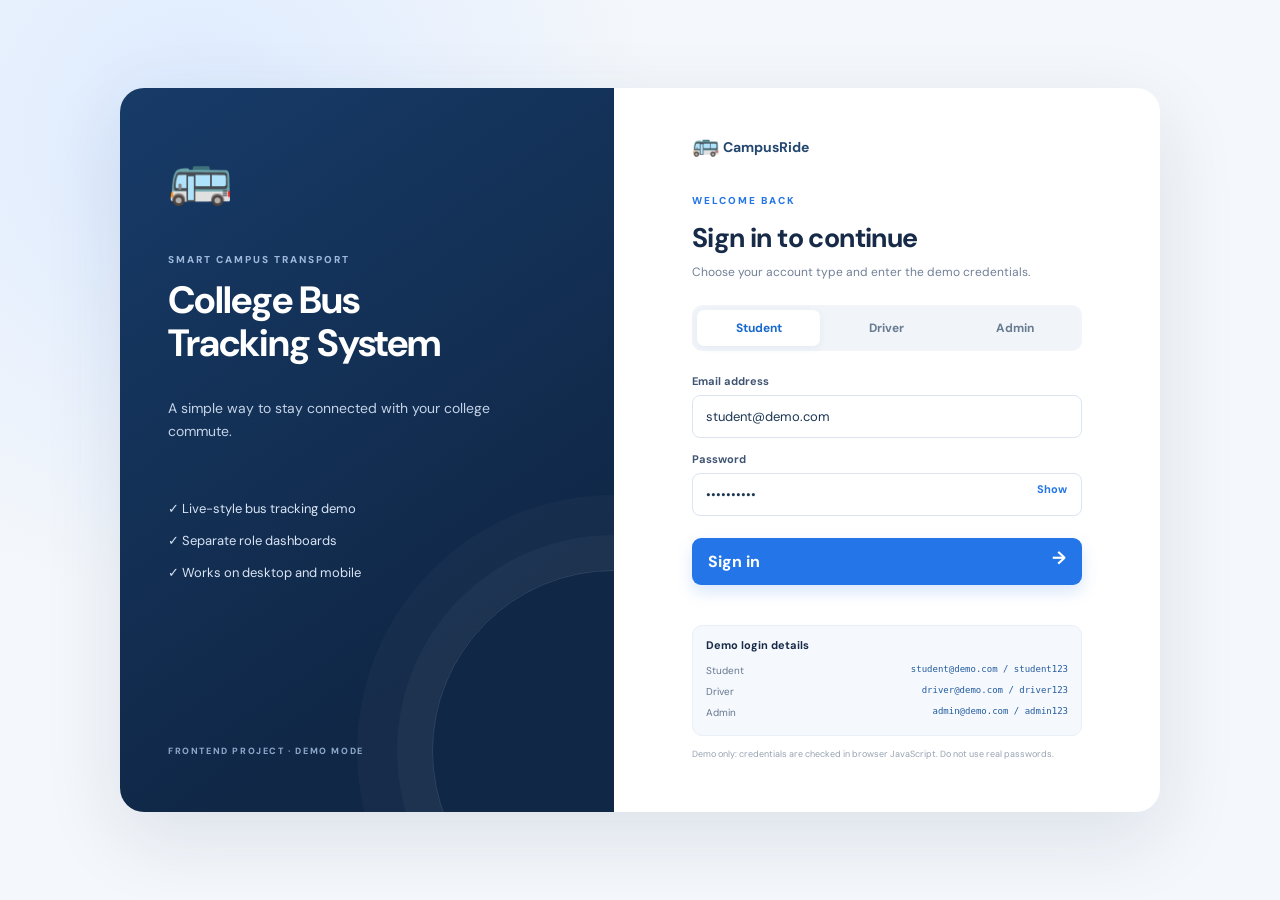
<file: index.html>
<!doctype html>
<html lang="en"><head><meta charset="utf-8"><meta name="viewport" content="width=device-width,initial-scale=1"><title>College Bus Tracking | Login</title><link rel="stylesheet" href="style.css"></head>
<body class="login-page">
  <main class="login-shell">
    <section class="login-brand">
      <div class="brand-mark">🚌</div><p class="eyebrow">SMART CAMPUS TRANSPORT</p>
      <h1>College Bus<br>Tracking System</h1>
      <p class="brand-sub">A simple way to stay connected with your college commute.</p>
      <div class="brand-points"><span>✓ Live-style bus tracking demo</span><span>✓ Separate role dashboards</span><span>✓ Works on desktop and mobile</span></div>
      <div class="brand-foot">FRONTEND PROJECT · DEMO MODE</div>
    </section>
    <section class="login-side">
      <div class="login-card">
        <div class="small-logo">🚌 <b>CampusRide</b></div>
        <p class="eyebrow blue-text">WELCOME BACK</p><h2>Sign in to continue</h2><p class="muted">Choose your account type and enter the demo credentials.</p>
        <div class="role-tabs" role="tablist">
          <button class="role-tab active" data-role="student">Student</button>
          <button class="role-tab" data-role="driver">Driver</button>
          <button class="role-tab" data-role="admin">Admin</button>
        </div>
        <form id="loginForm">
          <label for="email">Email address</label><input id="email" type="email" autocomplete="username" required>
          <label for="password">Password</label><div class="password-wrap"><input id="password" type="password" autocomplete="current-password" required><button type="button" id="togglePassword">Show</button></div>
          <button class="primary-btn full" type="submit">Sign in <span>→</span></button>
          <p id="loginError" class="error" role="alert"></p>
        </form>
        <div class="demo-box"><b>Demo login details</b><div><span>Student</span><code>student@demo.com / student123</code></div><div><span>Driver</span><code>driver@demo.com / driver123</code></div><div><span>Admin</span><code>admin@demo.com / admin123</code></div></div>
        <p class="security-note">Demo only: credentials are checked in browser JavaScript. Do not use real passwords.</p>
      </div>
    </section>
  </main><script src="login.js"></script>
</body></html>
</file>
<file: style.css>
@import url('https://fonts.googleapis.com/css2?family=DM+Sans:wght@400;500;600;700;800&display=swap');
:root{--navy:#102746;--blue:#2476e8;--ink:#172b48;--muted:#718096;--line:#e7edf5;--bg:#f4f7fb}
*{box-sizing:border-box}body{margin:0;font-family:'DM Sans',Arial,sans-serif;color:var(--ink);background:var(--bg)}button,input,select{font:inherit}
.login-page{min-height:100vh;display:grid;place-items:center;padding:30px;background:radial-gradient(circle at 15% 15%,#dceaff,transparent 35%),#f4f7fb}
.login-shell{width:min(100%,1040px);min-height:660px;background:white;border-radius:24px;overflow:hidden;display:grid;grid-template-columns: .95fr 1.05fr;box-shadow:0 25px 80px #18395f1c}
.login-brand{background:linear-gradient(145deg,#173b68,#102746 75%);color:white;padding:55px 48px;display:flex;flex-direction:column;align-items:flex-start;position:relative;overflow:hidden}
.login-brand:after{content:"";position:absolute;width:360px;height:360px;border:1px solid #ffffff20;border-radius:50%;right:-180px;bottom:-120px;box-shadow:0 0 0 35px #ffffff08,0 0 0 75px #ffffff06}
.brand-mark{font-size:52px;margin-bottom:42px}.eyebrow{font-size:10px;letter-spacing:2px;font-weight:800;color:#9fb9dc;margin:0 0 13px}.login-brand h1{font-size:38px;line-height:1.13;letter-spacing:-1px;margin:0 0 18px}.brand-sub{color:#c4d3e7;line-height:1.7;font-size:14px;max-width:330px}.brand-points{display:grid;gap:15px;margin-top:42px;color:#d9e5f5;font-size:13px}.brand-foot{margin-top:auto;padding-top:40px;color:#8da8cb;font-size:9px;letter-spacing:1.6px;font-weight:800}
.login-side{display:grid;place-items:center;padding:42px 35px}.login-card{width:min(100%,390px)}.small-logo{font-size:14px;margin-bottom:35px;color:#24476f}.small-logo:first-letter{font-size:22px}.blue-text{color:#2476e8}.login-card h2{font-size:27px;margin:0 0 8px;letter-spacing:-.6px}.muted{font-size:12px;color:var(--muted);line-height:1.6;margin:0 0 23px}
.role-tabs{display:grid;grid-template-columns:repeat(3,1fr);gap:5px;padding:5px;background:#f1f5fa;border-radius:10px;margin-bottom:23px}.role-tab{border:0;background:transparent;padding:10px 5px;border-radius:7px;color:#697b91;font-size:12px;font-weight:700;cursor:pointer}.role-tab.active{background:white;color:#1769ce;box-shadow:0 2px 8px #193c620f}
form label{display:block;font-size:11px;font-weight:700;color:#405572;margin:14px 0 7px}input{width:100%;border:1px solid #dce5ef;border-radius:8px;padding:12px 13px;font-size:13px;outline:none;color:#1c3554}input:focus{border-color:#4a91ed;box-shadow:0 0 0 3px #2476e814}.password-wrap{position:relative}.password-wrap input{padding-right:60px}.password-wrap button{position:absolute;right:9px;top:8px;border:0;background:none;color:#2476e8;font-size:11px;font-weight:700;cursor:pointer}.primary-btn{border:0;background:#2476e8;color:white;border-radius:9px;padding:13px 16px;font-weight:700;cursor:pointer;box-shadow:0 7px 16px #2476e82c}.primary-btn:hover{background:#1767d5}.primary-btn.full{width:100%;margin-top:22px;text-align:left}.primary-btn span{float:right;font-size:18px;line-height:15px}.error{min-height:15px;color:#cf3f4f;font-size:11px;margin:8px 0 0}.demo-box{background:#f5f8fc;border:1px solid #e9eff6;border-radius:10px;padding:12px 13px;margin-top:17px}.demo-box>b{font-size:11px;display:block;margin-bottom:8px}.demo-box div{display:flex;justify-content:space-between;gap:8px;padding:4px 0;font-size:10px;color:#667890}.demo-box code{font-size:9px;color:#235c9f}.security-note{font-size:9px;color:#96a2b1;line-height:1.5;margin-top:12px}
.app-shell{min-height:100vh}.sidebar{position:fixed;inset:0 auto 0 0;width:235px;background:linear-gradient(180deg,#142f53,#102746);color:#fff;padding:25px 14px;display:flex;flex-direction:column;z-index:5}.brand{display:flex;align-items:center;gap:12px;color:white;text-decoration:none;font-size:16px;line-height:1.2;font-weight:800;padding:5px 10px 38px}.brand span{font-size:32px}.nav{display:grid;gap:7px}.nav a{color:#c7d3e4;text-decoration:none;padding:13px 15px;border-radius:9px;font-size:13px;font-weight:600}.nav a.active,.nav a:hover{background:#2476e8;color:white}.side-bottom{margin-top:auto}.side-bottom small{display:block;color:#aac0dd;font-size:10px;margin:0 8px 12px}.logout{width:100%;padding:12px;border:0;border-radius:22px;background:#ffffff16;color:white;cursor:pointer}.main{margin-left:235px;padding:28px 32px;max-width:1700px}.topbar{display:flex;justify-content:space-between;align-items:center;gap:15px;margin-bottom:25px}.topbar h1{font-size:24px;margin:0 0 5px}.topbar p{margin:0;color:var(--muted);font-size:13px}.date-chip{background:#e5efff;color:#29476d;border-radius:25px;padding:12px 15px;font-size:11px;font-weight:700}.grid{display:grid;grid-template-columns:repeat(4,minmax(0,1fr));gap:14px;margin-bottom:18px}.stat,.panel{background:white;border:1px solid var(--line);border-radius:12px;box-shadow:0 3px 14px #1c355008}.stat{padding:17px}.stat small{display:block;color:#718096;font-size:11px;margin-bottom:9px}.stat strong{font-size:23px}.stat em{display:block;color:#22a267;font-style:normal;font-size:10px;margin-top:5px}.panel{padding:19px;margin-bottom:16px}.panel h2{font-size:15px;margin:0 0 15px}.panel p{font-size:12px;color:#6e7e93;line-height:1.6}.split{display:grid;grid-template-columns:1.2fr .8fr;gap:16px}.table-wrap{overflow:auto}table{border-collapse:collapse;width:100%;font-size:12px}th,td{text-align:left;padding:12px 10px;border-bottom:1px solid #edf1f6;white-space:nowrap}th{color:#718096;font-size:10px;text-transform:uppercase;letter-spacing:.5px}td{color:#30445f}.tag{display:inline-block;padding:5px 8px;border-radius:20px;background:#e7f7ef;color:#198a54;font-size:10px;font-weight:700}.tag.blue{background:#e8f1ff;color:#246dca}.action{border:0;border-radius:7px;background:#eaf2ff;color:#2168c2;padding:7px 10px;font-size:10px;font-weight:700;cursor:pointer}.action.danger{background:#fff0f0;color:#c34c55}.field-row{display:flex;gap:9px;flex-wrap:wrap}.field-row input,.field-row select{width:auto;min-width:150px;padding:10px;border:1px solid #dce5ef;border-radius:7px;font-size:11px}.field-row button{padding:10px 14px}.mapbox{height:390px;border-radius:10px;overflow:hidden}.notice{padding:11px 13px;background:#fff8e9;color:#8a6720;border-radius:8px;font-size:11px;line-height:1.5}.driver-controls{display:flex;gap:10px;flex-wrap:wrap}.driver-controls button{border:0;border-radius:8px;padding:12px 16px;font-weight:700;cursor:pointer}.start{background:#1fa568;color:white}.stop{background:#fff0f0;color:#bf4a55}.mobile-menu{display:none}
@media(max-width:1050px){.grid{grid-template-columns:repeat(2,1fr)}.main{padding:23px 18px}.split{grid-template-columns:1fr}}
@media(max-width:700px){.sidebar{width:220px;transform:translateX(-100%);transition:.2s}.sidebar.open{transform:translateX(0)}.main{margin-left:0;padding:17px 13px}.mobile-menu{display:inline-block;border:0;background:#e9f1fc;border-radius:7px;padding:8px 11px;margin-right:9px}.topbar{align-items:flex-start}.topbar h1{font-size:19px}.date-chip{display:none}.grid{gap:9px}.stat{padding:13px}.stat strong{font-size:19px}.login-shell{grid-template-columns:1fr}.login-brand{display:none}.login-side{padding:25px 18px}.login-card{max-width:420px}.mapbox{height:320px}}
</file>
